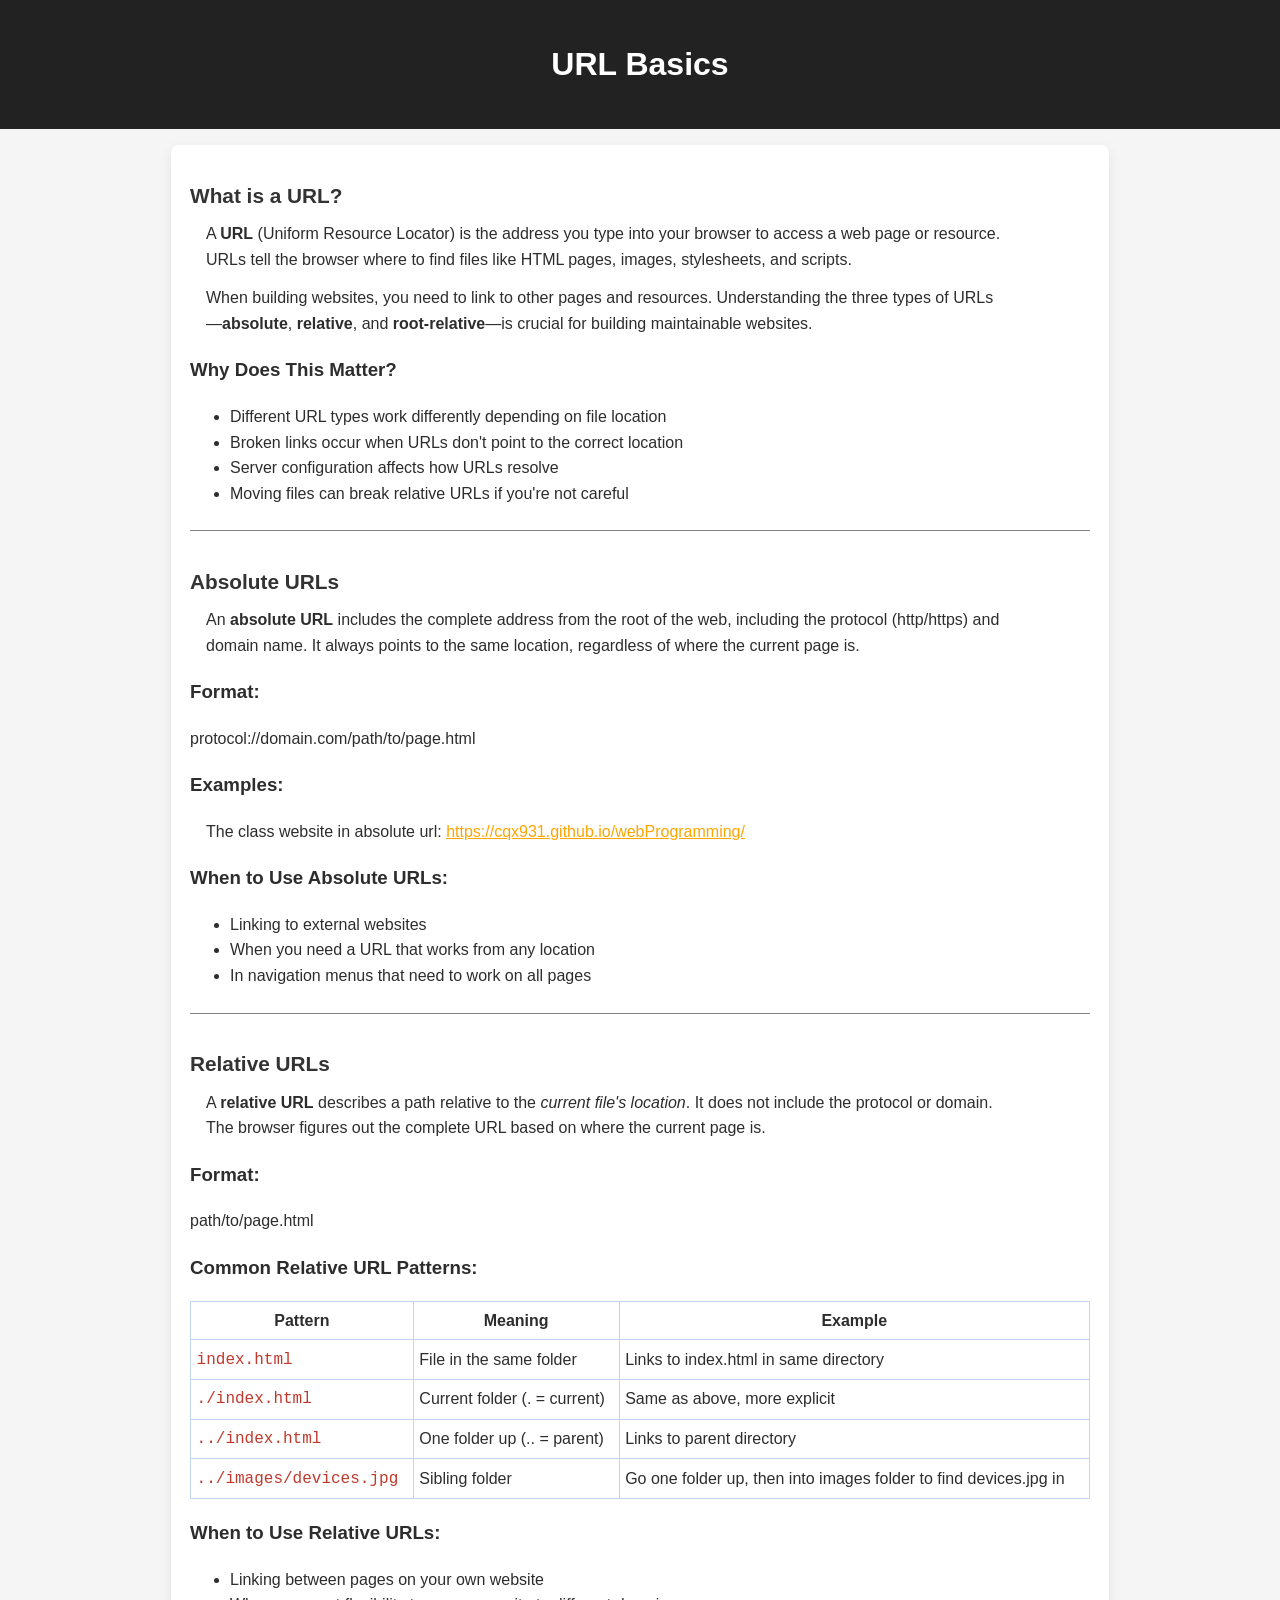
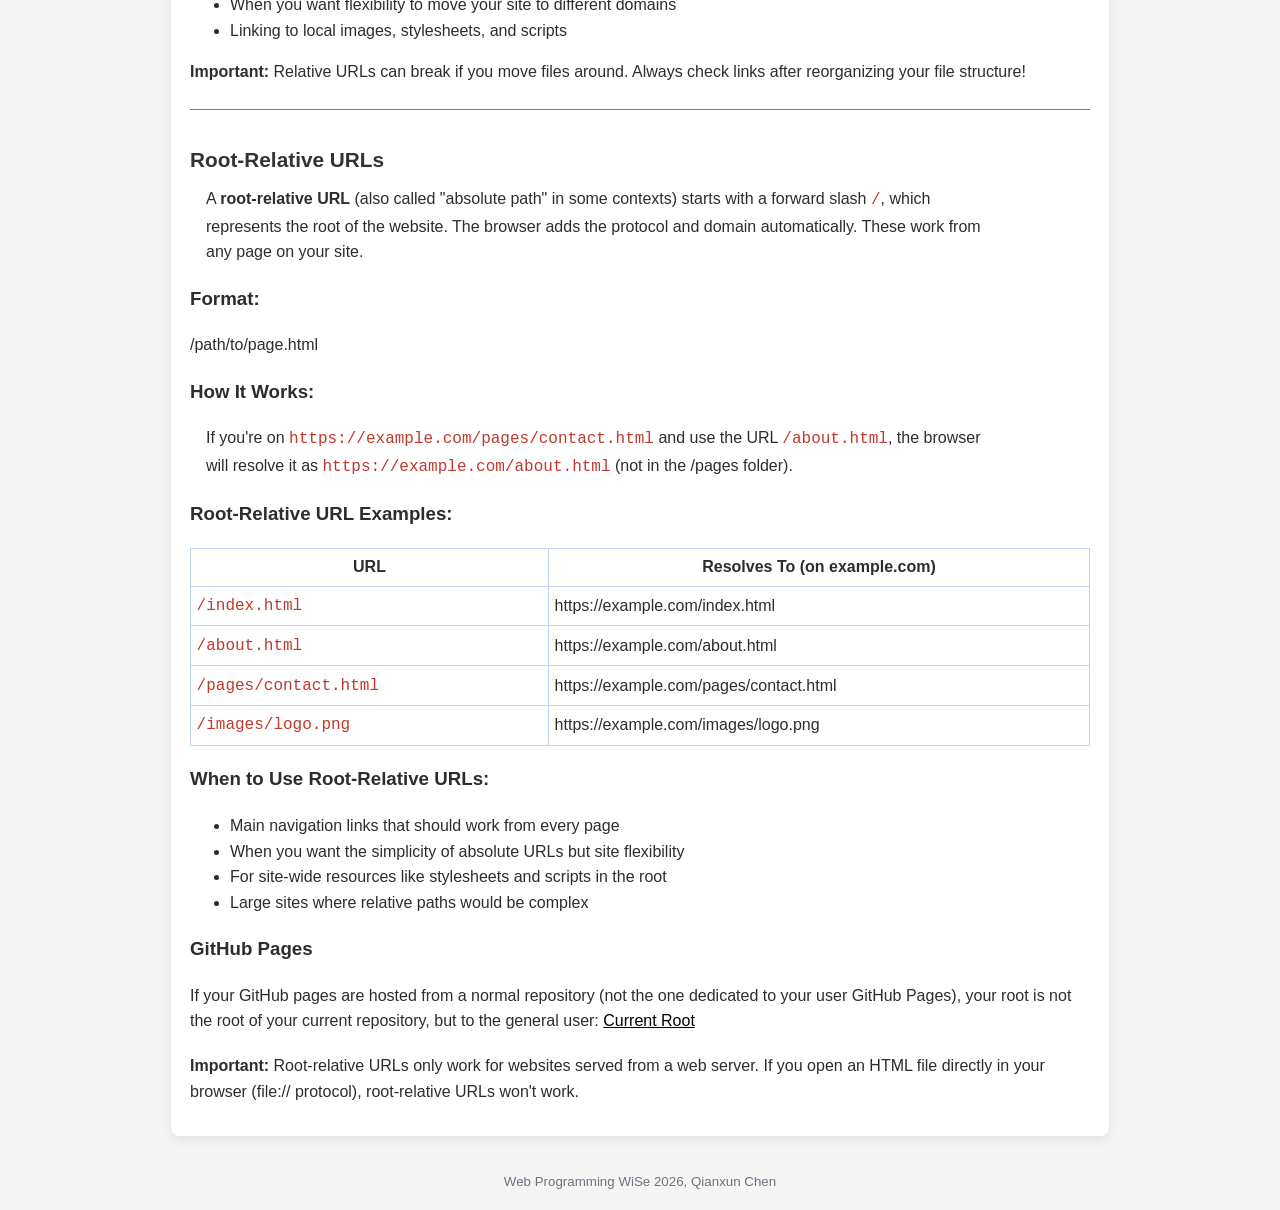
<file: url.html>
<!DOCTYPE html>
<html lang="en">
<head>
    <meta charset="UTF-8">
    <meta name="viewport" content="width=device-width, initial-scale=1.0">
    <title>URL Basics</title>
    <link rel="stylesheet" href="css/main.css">
    <style>
    a {
        color:black;
    }
    </style>
</head>

<body>
    <header>
        <h1>URL Basics</h1>
    </header>

    <main>
        <!-- Overview Section -->
        <section>
            <h2>What is a URL?</h2>
            <p>
                A <strong>URL</strong> (Uniform Resource Locator) is the address you type into your browser to access 
                a web page or resource. URLs tell the browser where to find files like HTML pages, images, stylesheets, 
                and scripts.
            </p>
            <p>
                When building websites, you need to link to other pages and resources. Understanding the three types of 
                URLs—<strong>absolute</strong>, <strong>relative</strong>, and <strong>root-relative</strong>—is crucial 
                for building maintainable websites.
            </p>

            <h3>Why Does This Matter?</h3>
            <ul>
                <li>Different URL types work differently depending on file location</li>
                <li>Broken links occur when URLs don't point to the correct location</li>
                <li>Server configuration affects how URLs resolve</li>
                <li>Moving files can break relative URLs if you're not careful</li>
            </ul>
        </section>

        <!-- Absolute URLs -->
        <section>
            <h2>Absolute URLs</h2>
            <p>
                An <strong>absolute URL</strong> includes the complete address from the root of the web, including the 
                protocol (http/https) and domain name. It always points to the same location, regardless of where the 
                current page is.
            </p>

            <h3>Format:</h3>
            <div class="code-block">protocol://domain.com/path/to/page.html</div>

            <h3>Examples:</h3>
            <p>
            The class website in absolute url: <a href="https://cqx931.github.io/webProgramming/">https://cqx931.github.io/webProgramming/</a></li>
            </p>

            <h3>When to Use Absolute URLs:</h3>
            <ul>
                <li>Linking to external websites</li>
                <li>When you need a URL that works from any location</li>
                <li>In navigation menus that need to work on all pages</li>
            </ul>
        </section>

        <!-- Relative URLs -->
        <section>
            <h2>Relative URLs</h2>
            <p>
                A <strong>relative URL</strong> describes a path relative to the <em>current file's location</em>. It does 
                not include the protocol or domain. The browser figures out the complete URL based on where the current page is.
            </p>

            <h3>Format:</h3>
            <div class="code-block">path/to/page.html</div>

            <h3>Common Relative URL Patterns:</h3>
            <table>
                <tr>
                    <th>Pattern</th>
                    <th>Meaning</th>
                    <th>Example</th>
                </tr>
                <tr>
                    <td><code>index.html</code></td>
                    <td>File in the same folder</td>
                    <td>Links to index.html in same directory</td>
                </tr>
                <tr>
                    <td><code>./index.html</code></td>
                    <td>Current folder (. = current)</td>
                    <td>Same as above, more explicit</td>
                </tr>
                <tr>
                    <td><code>../index.html</code></td>
                    <td>One folder up (.. = parent)</td>
                    <td>Links to parent directory</td>
                </tr>
                <tr>
                    <td><code>../images/devices.jpg</code></td>
                    <td>Sibling folder</td>
                    <td>Go one folder up, then into images folder to find devices.jpg in </td>
                </tr>
            </table>

            <h3>When to Use Relative URLs:</h3>
            <ul>
                <li>Linking between pages on your own website</li>
                <li>When you want flexibility to move your site to different domains</li>
                <li>Linking to local images, stylesheets, and scripts</li>
            </ul>

            <div class="warning">
                <strong>Important:</strong> Relative URLs can break if you move files around. Always check links after 
                reorganizing your file structure!
            </div>
        </section>

        <!-- Root-Relative URLs -->
        <section>
            <h2>Root-Relative URLs</h2>
            <p>
                A <strong>root-relative URL</strong> (also called "absolute path" in some contexts) starts with a forward 
                slash <code>/</code>, which represents the root of the website. The browser adds the protocol and domain 
                automatically. These work from any page on your site.
            </p>

            <h3>Format:</h3>
            <div class="code-block">/path/to/page.html</div>

            <h3>How It Works:</h3>
            <p>
                If you're on <code>https://example.com/pages/contact.html</code> and use the URL <code>/about.html</code>, 
                the browser will resolve it as <code>https://example.com/about.html</code> (not in the /pages folder).
            </p>

            <h3>Root-Relative URL Examples:</h3>
            <table>
                <tr>
                    <th>URL</th>
                    <th>Resolves To (on example.com)</th>
                </tr>
                <tr>
                    <td><code>/index.html</code></td>
                    <td>https://example.com/index.html</td>
                </tr>
                <tr>
                    <td><code>/about.html</code></td>
                    <td>https://example.com/about.html</td>
                </tr>
                <tr>
                    <td><code>/pages/contact.html</code></td>
                    <td>https://example.com/pages/contact.html</td>
                </tr>
                <tr>
                    <td><code>/images/logo.png</code></td>
                    <td>https://example.com/images/logo.png</td>
                </tr>
            </table>

            <h3>When to Use Root-Relative URLs:</h3>
            <ul>
                <li>Main navigation links that should work from every page</li>
                <li>When you want the simplicity of absolute URLs but site flexibility</li>
                <li>For site-wide resources like stylesheets and scripts in the root</li>
                <li>Large sites where relative paths would be complex</li>
            </ul>

            <h3>GitHub Pages</h3>
            <div class="example">
                If your GitHub pages are hosted from a normal repository (not the one dedicated to your user GitHub Pages), your root is not the root of your current repository, but to the general user:
                <a href="/">Current Root</a>

            </div>

            <div class="warning">
                <strong>Important:</strong> Root-relative URLs only work for websites served from a web server. 
                If you open an HTML file directly in your browser (file:// protocol), root-relative URLs won't work. 
                
            </div>
        </section>
    </main>

    <footer>
        <small>Web Programming WiSe 2026, Qianxun Chen</small>
    </footer>
</body>

</html>
</file>
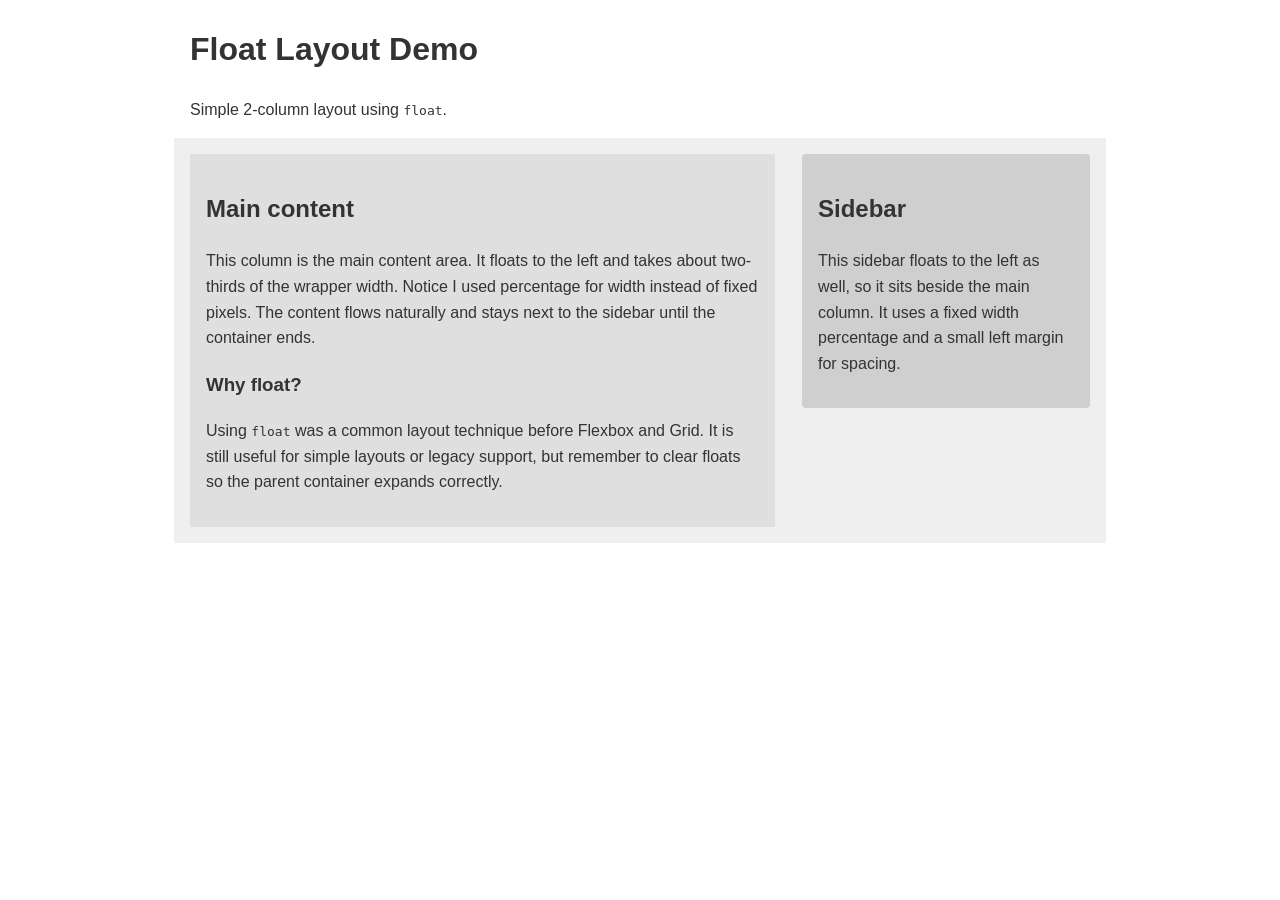
<file: session3/float_layout.html>
<!DOCTYPE html>
<html lang="en">
<head>
    <meta charset="UTF-8">
    <meta name="viewport" content="width=device-width, initial-scale=1.0">
    <meta name="description" content="Float-based 2-column layout demo for week 3">
    <title>Float Layout Demo</title>
    <style>
        body {
            font-family: 'Avenir', sans-serif;
            line-height: 1.6;
            margin: 0;
            padding: 0 1rem; 
            /* root em, default 16px*/
            background: white;
            color: #333;
        }
        h1 {
            font-family:  Optima, Candara, 'Noto Sans', sans-serif;
        }
        .page-header {
            max-width: 900px;
            margin: 1.5rem auto 0;
            padding: 0;
        }
        .panel {
            height:100%;
            max-width: 900px;
            margin: 1rem auto;
            padding: 1rem;
            background: #efefef;
            overflow: hidden; /* Clear floats */
        }
        .left-column {
            float: left;
            width: 65%;
            padding: 1rem;
            box-sizing: border-box;
            background: #dfdfdf;
        }
        .right-column {
            float: left;
            width: 32%;
            margin-left: 3%;
            padding: 1rem;
            box-sizing: border-box;
            
            border-radius: 4px;
            height:100%;
            background: #cfcfcf;
        }

    </style>
</head>
<body>
    <header class="page-header">
        <h1>Float Layout Demo</h1>
        <p>Simple 2-column layout using <code>float</code>.</p>
    </header>

    <main class="panel">

            <div class="left-column">
                <h2>Main content</h2>
                <p>This column is the main content area. It floats to the left and takes about two-thirds of the wrapper width. Notice I used percentage for width instead of fixed pixels.
                     The content flows naturally and stays next to the sidebar until the container ends.</p>
               
                    <h3>Why float?</h3>
                    <p>Using <code>float</code> was a common layout technique before Flexbox and Grid. It is still useful for simple layouts or legacy support, but remember to clear floats so the parent container expands correctly.</p>
                
            </div>
            <aside class="right-column">
                <h2>Sidebar</h2>
                <p>This sidebar floats to the left as well, so it sits beside the main column. It uses a fixed width percentage and a small left margin for spacing.</p>
            </aside>
    </main>
</body>
</html>
</file>
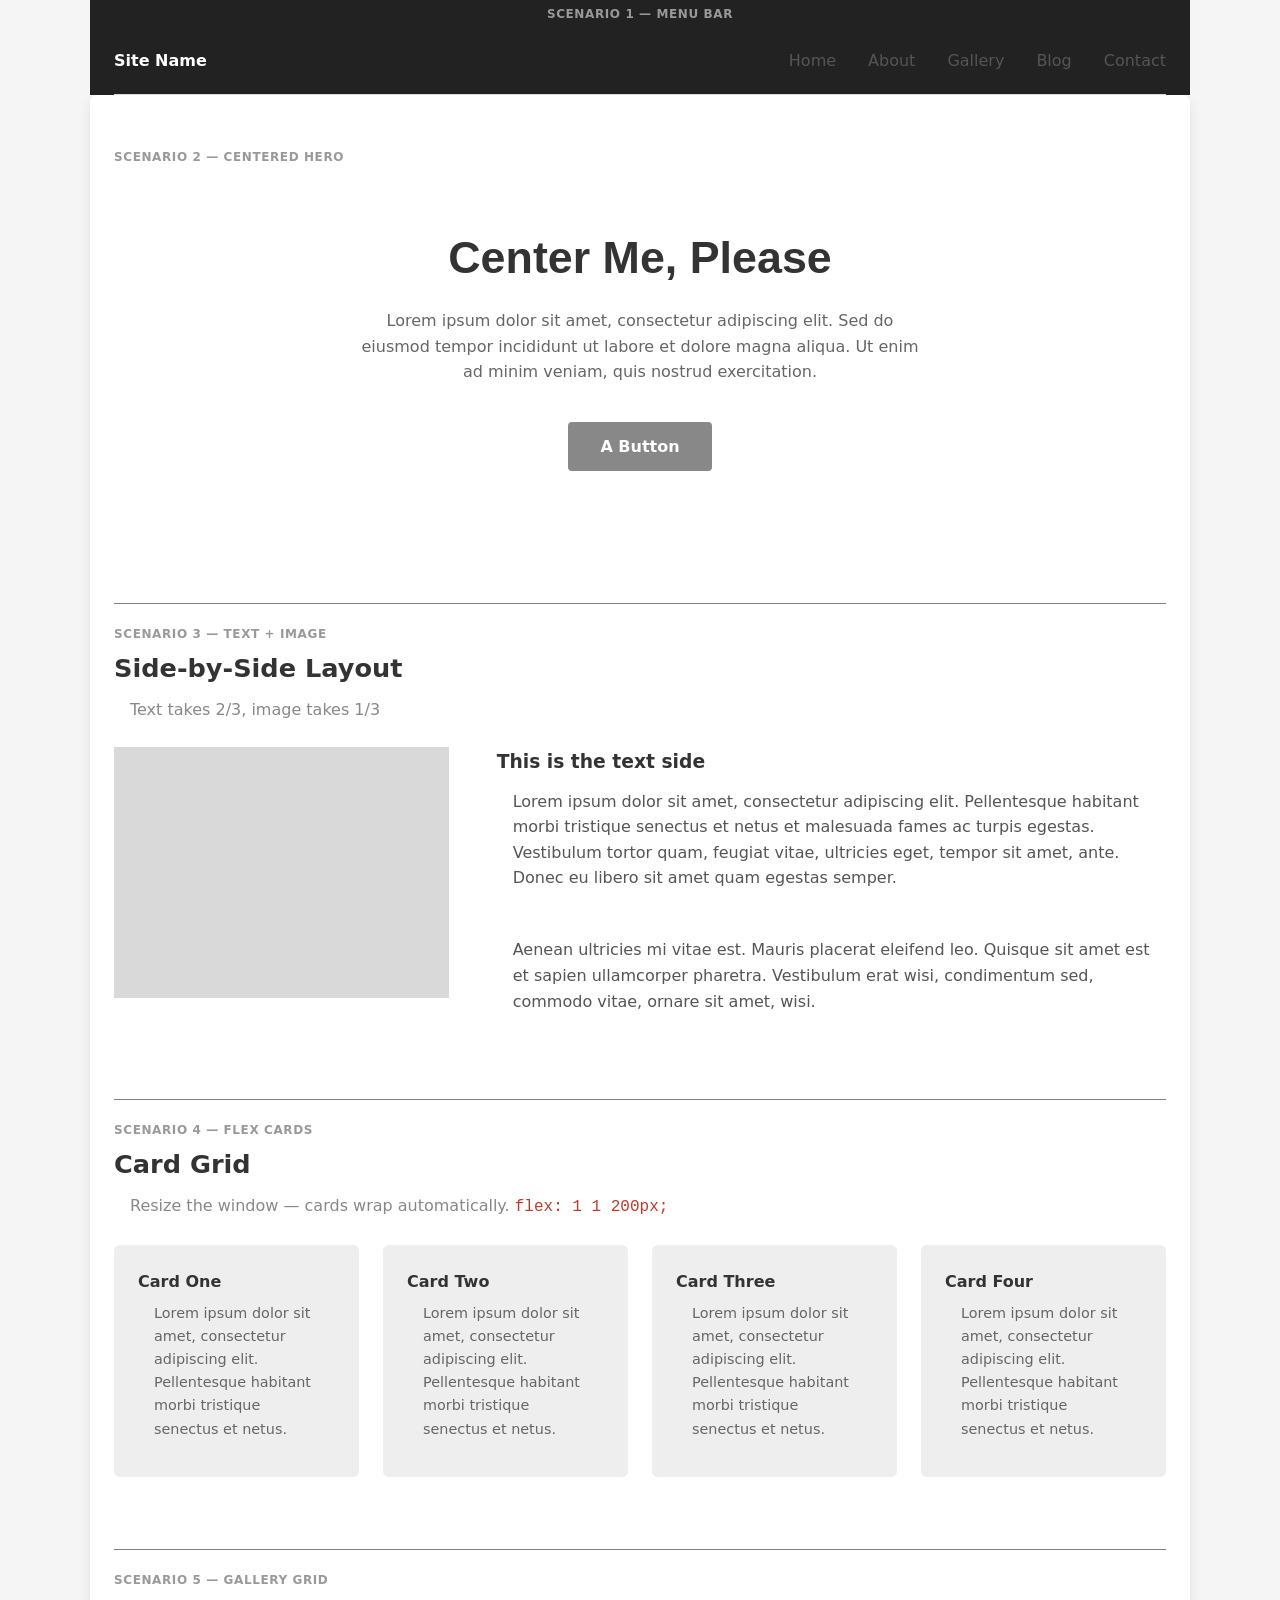
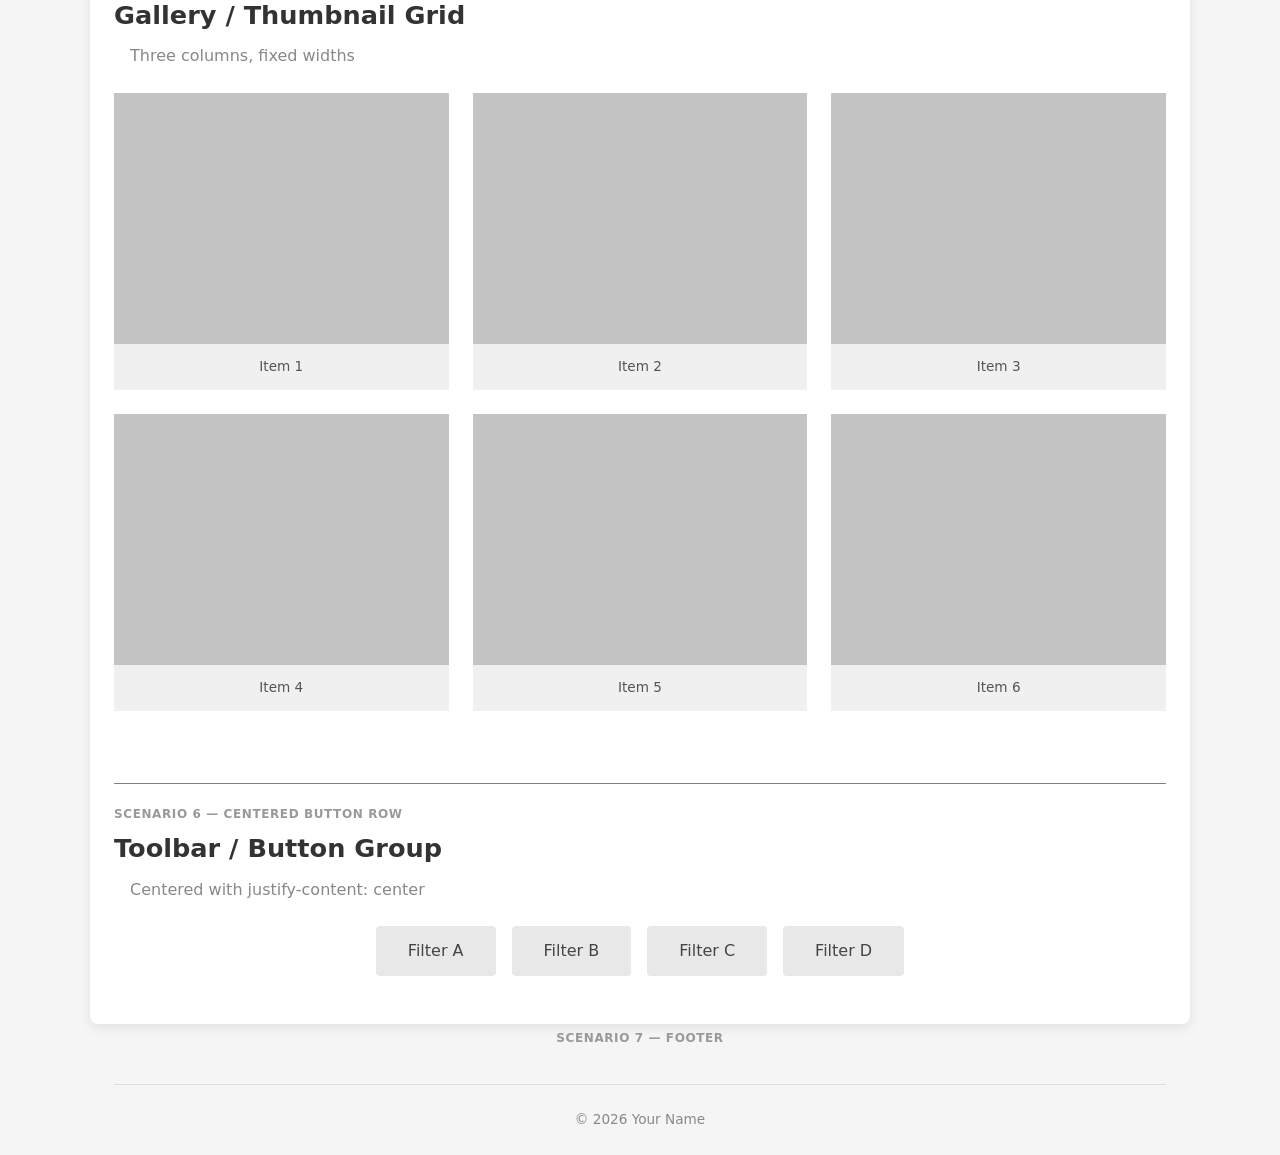
<file: session3/template_flexbox.html>
<!DOCTYPE html>
<html lang="en">
<head>
    <meta charset="UTF-8">
    <meta name="viewport" content="width=device-width, initial-scale=1.0">
    <meta name="description" content="Flexbox layout scenarios — a template showing different use cases">
    <title>Flexbox — Layout Scenarios</title>
    <link href="../css/main.css" rel="stylesheet" />
    <style>
        * {
            margin: 0;
            padding: 0;
            box-sizing: border-box;
        }

        body {
            font-family: system-ui, -apple-system, 'Segoe UI', Roboto, sans-serif;
            color: #333;
            line-height: 1.6;
        }

        .wrapper {
            max-width: 1100px;
            margin: 0 auto;
            padding: 0 1.5rem;
        }

        /* ============================================================
                   SCENARIO 1 — MENU / NAVIGATION BAR

                   flex-direction: row (default)
                   justify-content: space-between
                   align-items: center
                   nested flex container for the link list
        ============================================================ */
        .navbar {
            display: flex;
            justify-content: space-between;
            align-items: center;
            padding: 1.25rem 0;
            border-bottom: 1px solid #ddd;
        }

        .nav-links {
            display: flex;
            gap: 2rem;
            list-style: none;
        }

        .nav-links a {
            text-decoration: none;
            color: #555;
            font-weight: 500;
        }

        .nav-links a:hover {
            color: #000;
        }

        /* ============================================================
                   SCENARIO 2 — CENTERED HERO / SPLASH

                   place-items: center  (centers on both axes)
                   flex-direction: column  (stack heading, text, button)
         ============================================================ */
        .hero {
            display: flex;
            place-items: center;
            min-height: 40vh;
            text-align: center;
        }

        .hero-content {
            display: flex;
            flex-direction: column;
            align-items: center;
            gap: 1rem;
            width: 100%;
        }

        .hero-content h1 {
            font-size: 2.8rem;
            line-height: 1.2;
        }

        .hero-content p {
            max-width: 560px;
            color: #666;
        }

        .btn {
            display: inline-block;
            background: #888;
            color: #fff;
            padding: 0.75rem 2rem;
            border-radius: 4px;
            text-decoration: none;
            font-weight: 600;
            margin-top: 0.5rem;
        }

        /* ============================================================
                   SCENARIO 3 — TEXT + IMAGE (side-by-side)

                   flex: 1  on each column → equal width
                   The grey box stands in for an image.
         ============================================================ */
        .text-image-row {
            display: flex;
            gap: 3rem;
        }

        .text-image-row .col:first-child {
            flex: 1;
        }

        .text-image-row .col:last-child {
            flex: 2;
        }

        .img-placeholder {
            width: 100%;
            aspect-ratio: 4 / 3; /* maintains a 4:3 ratio */
            background: #d9d9d9;
        }

        .text-image-row h3 {
            margin-bottom: 0.75rem;
        }

        .text-image-row p {
            color: #555;
        }

        /* ============================================================
                   SCENARIO 4 — FLEX CARDS (responsive grid)
                   flex-wrap: wrap  +  flex: 1 1 200px
                   -> cards take 200px minimum, grow to fill, wrap as needed
        ============================================================ */
        .card-grid {
            display: flex;
            flex-wrap: wrap;
            gap: 1.5rem;
        }

        .card {
            flex: 1 1 200px;
            background: #eee;
            padding: 1.5rem;
            border-radius: 6px;
        }

        .card h4 {
            margin-bottom: 0.5rem;
        }

        .card p {
            font-size: 0.9rem;
            color: #666;
        }

        /* ============================================================
                   SCENARIO 5 — GALLERY (image grid)

                   flex-wrap: wrap  +  fixed percentage widths
                   flex: 0 0 calc(33.333% - 1rem)  → three columns
                   The calc subtracts the gap so three items fit per row.
         ============================================================ */
        .gallery {
            display: flex;
            flex-wrap: wrap;
            gap: 1.5rem;
        }

        .gallery-item {
            flex: 0 0 calc(33.333% - 1rem);
            background: #f0f0f0;
            overflow: hidden;
        }

        .gallery-thumb {
            width: 100%;
            aspect-ratio: 4 / 3;
            background: #c4c4c4;
        }

        .gallery-label {
            padding: 0.75rem;
            font-size: 0.85rem;
            text-align: center;
            color: #555;
        }

        /* ============================================================
                   SCENARIO 6 — CENTERED BUTTON ROW / TOOLBAR

                   justify-content: center
                   flex-wrap: wrap  (buttons fall to new row on small screens)
        ============================================================ */
        .toolbar {
            display: flex;
            justify-content: center;
            gap: 1rem;
            flex-wrap: wrap;
            list-style: none;
        }

        .toolbar a {
            display: block;
            padding: 0.75rem 2rem;
            background: #e8e8e8;
            border-radius: 4px;
            color: #444;
            text-decoration: none;
            font-weight: 500;
        }

        /* ============================================================
                   SCENARIO 7 — FOOTER 
        ============================================================ */
        .footer-content {
            display: flex;
            justify-content: center;
            align-items: center;
            flex-wrap: wrap;
            gap: 0.5rem;
            padding: 1.5rem 0;
            border-top: 1px solid #ddd;
            margin-top: 2rem;
            font-size: 0.85rem;
            color: #888;
        }

        /* ============================================================
                   SECTION STYLES  (just for spacing)
        ============================================================ */

        section {
            padding: 3rem 0;
        }

        section h2 {
            font-size: 1.6rem;
            margin-bottom: 0.25rem;
        }

        .scenario-label {
            display: inline-block;
            font-size: 0.75rem;
            font-weight: 700;
            text-transform: uppercase;
            letter-spacing: 0.05em;
            color: #999;
            margin-bottom: 0.25rem;
        }

        .section-sub {
            color: #888;
            margin-bottom: 1.5rem;
        }

        /* ============================================================
                   RESPONSIVE OVERRIDES
                   On narrow screens, collapse multi-column layouts
                   and shrink font sizes.
       ============================================================ */

        @media (max-width: 640px) {
            .text-image-row {
                flex-direction: column;
            }

            .gallery-item {
                /* full width on mobile */
                flex: 0 0 100%; 
                
            }

            .hero-content h1 {
                font-size: 2rem;
            }

            .navbar {
                flex-direction: column;
                gap: 0.75rem;
            }
        }
    </style>
</head>
<body>

    <!-- ================================================================
           SCENARIO 1: MENU / NAVIGATION BAR
           A horizontal menu with the brand on the left and links on the
           right. A classic flexbox row with space-between.

           Properties used:
           - display: flex
           - justify-content: space-between
           - align-items: center
           - gap
   ================================================================ -->
    <header class="wrapper">
        <span class="scenario-label">Scenario 1 — Menu Bar</span>
        <nav class="navbar">
            <strong class="brand">Site Name</strong>
            <ul class="nav-links">
                <li><a href="#">Home</a></li>
                <li><a href="#">About</a></li>
                <li><a href="#">Gallery</a></li>
                <li><a href="#">Blog</a></li>
                <li><a href="#">Contact</a></li>
            </ul>
        </nav>
    </header>

    <main class="wrapper">

        <!-- ============================================================
               SCENARIO 2: CENTERED HERO
               A full-width splash section where everything is centered
               both horizontally and vertically. Common for landing pages.

               Properties used:
               - display: flex
               - place-items: center
               - flex-direction: column  (on the inner wrapper)
       ============================================================ -->
        <section>
            <span class="scenario-label">Scenario 2 — Centered Hero</span>
            <div class="hero">
                <div class="hero-content">
                    <h1>Center Me, Please</h1>
                    <p>Lorem ipsum dolor sit amet, consectetur adipiscing elit. Sed do eiusmod tempor incididunt ut labore et dolore magna aliqua. Ut enim ad minim veniam, quis nostrud exercitation.</p>
                    <a href="#" class="btn">A Button</a>
                </div>
            </div>
        </section>

        <!-- ============================================================
               SCENARIO 3: TEXT + IMAGE (side-by-side)
               The text column takes 2/3 of the width and the image
               placeholder takes 1/3. Switch to single column on mobile.

               Properties used:
               - display: flex
               - flex: 1 and flex: 2
               - gap
        ============================================================ -->
        <section>
            <span class="scenario-label">Scenario 3 — Text + Image</span>
            <h2>Side-by-Side Layout</h2>
            <p class="section-sub">Text takes 2/3, image takes 1/3</p>

            <div class="text-image-row">
                <div class="col">
                    <div class="img-placeholder"></div>
                </div>
                <div class="col">
                    <h3>This is the text side</h3>
                    <p>Lorem ipsum dolor sit amet, consectetur adipiscing elit. Pellentesque habitant morbi tristique senectus et netus et malesuada fames ac turpis egestas. Vestibulum tortor quam, feugiat vitae, ultricies eget, tempor sit amet, ante. Donec eu libero sit amet quam egestas semper.</p>
                    <br>
                    <p>Aenean ultricies mi vitae est. Mauris placerat eleifend leo. Quisque sit amet est et sapien ullamcorper pharetra. Vestibulum erat wisi, condimentum sed, commodo vitae, ornare sit amet, wisi.</p>
                </div>
            </div>
        </section>

        <!-- ============================================================
               SCENARIO 4: FLEX CARDS (responsive grid)
               Cards that automatically wrap to the next row when the
               screen shrinks. No media queries needed — flexbox handles
               it with flex-wrap + flex-basis.

               Properties used:
               - display: flex
               - flex-wrap: wrap
               - flex: 1 1 200px
        ============================================================ -->
        <section>
            <span class="scenario-label">Scenario 4 — Flex Cards</span>
            <h2>Card Grid</h2>
            <p class="section-sub">Resize the window — cards wrap automatically. <code>flex: 1 1 200px;</code></p>

            <div class="card-grid">
                <div class="card">
                    <h4>Card One</h4>
                    <p>Lorem ipsum dolor sit amet, consectetur adipiscing elit. Pellentesque habitant morbi tristique senectus et netus.</p>
                </div>
                <div class="card">
                    <h4>Card Two</h4>
                    <p>Lorem ipsum dolor sit amet, consectetur adipiscing elit. Pellentesque habitant morbi tristique senectus et netus.</p>
                </div>
                <div class="card">
                    <h4>Card Three</h4>
                    <p>Lorem ipsum dolor sit amet, consectetur adipiscing elit. Pellentesque habitant morbi tristique senectus et netus.</p>
                </div>
                <div class="card">
                    <h4>Card Four</h4>
                    <p>Lorem ipsum dolor sit amet, consectetur adipiscing elit. Pellentesque habitant morbi tristique senectus et netus.</p>
                </div>
            </div>
        </section>

        <!-- ============================================================
               SCENARIO 5: GALLERY (image grid)
               A fixed three-column grid using percentage widths. Unlike
               the card grid above, each item has a precise width (33%).
               Great for photo galleries or product grids.

               Properties used:
               - display: flex
               - flex-wrap: wrap
               - flex: 0 0 calc(33.333% - 1rem)
        ============================================================ -->
        <section>
            <span class="scenario-label">Scenario 5 — Gallery Grid</span>
            <h2>Gallery / Thumbnail Grid</h2>
            <p class="section-sub">Three columns, fixed widths</p>

            <div class="gallery">
                <div class="gallery-item">
                    <div class="gallery-thumb"></div>
                    <div class="gallery-label">Item 1</div>
                </div>
                <div class="gallery-item">
                    <div class="gallery-thumb"></div>
                    <div class="gallery-label">Item 2</div>
                </div>
                <div class="gallery-item">
                    <div class="gallery-thumb"></div>
                    <div class="gallery-label">Item 3</div>
                </div>
                <div class="gallery-item">
                    <div class="gallery-thumb"></div>
                    <div class="gallery-label">Item 4</div>
                </div>
                <div class="gallery-item">
                    <div class="gallery-thumb"></div>
                    <div class="gallery-label">Item 5</div>
                </div>
                <div class="gallery-item">
                    <div class="gallery-thumb"></div>
                    <div class="gallery-label">Item 6</div>
                </div>
            </div>
        </section>

        <!-- ============================================================
               SCENARIO 6: CENTERED BUTTON ROW
               A row of buttons / links, centered. Useful for pagination,
               tag filters, social links, etc.

               Properties used:
               - display: flex
               - justify-content: center
               - flex-wrap: wrap
        ============================================================ -->
        <section>
            <span class="scenario-label">Scenario 6 — Centered Button Row</span>
            <h2>Toolbar / Button Group</h2>
            <p class="section-sub">Centered with justify-content: center</p>

            <ul class="toolbar">
                <li><a href="#">Filter A</a></li>
                <li><a href="#">Filter B</a></li>
                <li><a href="#">Filter C</a></li>
                <li><a href="#">Filter D</a></li>
            </ul>
        </section>


    </main>

    <!-- ================================================================
           SCENARIO 7: FOOTER
           A footer with copyright
    ================================================================ -->
    <footer class="wrapper">
        <span class="scenario-label">Scenario 7 — Footer</span>
        <div class="footer-content">
            <span>&copy; 2026 Your Name</span>
        </div>
    </footer>

</body>
</html>
</file>
<file: css/main.css>
body {
    font-family: 'Avenir', sans-serif;
    font-size:16px;
    line-height: 1.6;
    margin: 0;
    padding: 0;
    color: #2d2d2d;
    background: #f5f5f5;
}

header {
    background: #222;
    color: white;
    padding: 1.1rem 1.2rem;
    text-align: center;
}

main {
    max-width: 900px;
    margin: 1rem auto;
    padding: 1rem 1.2rem 2rem;
    background: white;
    border-radius: 8px;
    box-shadow: 0 4px 12px rgba(0,0,0,.08);
}
section + section {
    margin-top: 1.5rem;
    padding-top: 1rem;
    border-top: 1px solid grey;
}

h1 {
    font-family: Optima, Candara, 'Noto Sans', sans-serif;
}

h2 {
    color: #333;
    font-size: 1.3rem;
    margin-bottom: 0.6rem;
}
p {
    margin: 0.5rem 1rem 0.8rem;
    max-width: 800px;
}

a {
    text-decoration: underline;
    color:inherit; 
}
a:hover{
   text-decoration: none;
   cursor: pointer;
}
p a {
    color: orange !important;
}

pre {
    background: #eef3fc;
    padding: 0.9rem;
    border: 1px solid #d4e1f5;
    border-radius: 5px;
    overflow-x: auto;
}
code {
    font-family: source-code-pro, Menlo, Monaco, Consolas, 'Courier New', monospace;
    color: #c0392b;
}

table {
    width: 100%;
    border-collapse: collapse;
    margin: 1rem 0;
}

table td, table th {
    border: 1px solid #c2d4f1;
    padding: 0.35rem;
}

form label {
    display: block;
    margin: 0.5rem 0 0.2rem;
}

summary {
    cursor: pointer;
}
footer {
    text-align: center;
    margin: 2rem auto 1rem;
    color: #6a7480;
}

.example {
    margin: 0.4rem 0 1.2rem;
}
.rendered {
    background: #fefefe;
    border: 1px dashed #b6c8eb;
    padding: 0.75rem;
    border-radius: 4px;
    margin:1em 0em;
}
.exercise {
    background-color:#c0392b;
    padding:1em;
    color:#eee;
    margin: 1em 0em;
    border-radius: 4px;
}
.hide {
    visibility:hidden;
}

.backnav {
    text-align: right;
    margin-top: 30px;
    color:#444;
}

/* ========== Sidebar navigation ========== */
html {
    scroll-behavior: smooth;
}

.layout {
    display: flex;
    align-items: flex-start;
    gap: 1rem;
    max-width: 1150px;
    margin: 1rem auto;
    padding: 0 1rem;
}

.sidebar {
    position: sticky;
    top: 1rem;
    flex: 0 0 190px;
    max-height: calc(100vh - 2rem);
    overflow-y: auto;
    background: white;
    border-radius: 8px;
    box-shadow: 0 4px 12px rgba(0, 0, 0, .08);
    padding: 0.8rem 0.9rem;
    font-size: 0.9rem;
}

.sidebar h3 {
    margin: 0.8rem 0 0.2rem;
    font-size: 0.75rem;
    text-transform: uppercase;
    letter-spacing: 0.05em;
    color: #555;
}

.sidebar h3:first-child {
    margin-top: 0;
}

.sidebar ul {
    margin: 0;
    padding: 0;
    list-style: none;
}

.sidebar li {
    margin: 0.15rem 0;
}

.sidebar a {
    display: block;
    padding: 0.15rem 0.4rem;
    border-radius: 4px;
    text-decoration: none;
    color: #444;
}

.sidebar a:hover {
    background: #ddd;
    text-decoration: none;
}

/* content sits next to the sidebar */
.layout main {
    flex: 1;
    min-width: 0;
    max-width: none;
    margin: 0;
}

/* Clearfix technique */
.clearfix::after {
    content: "";
    display: table;
    clear: both;
}

/* define mondrian colors */
:root {
    --mondrian-red: #dd0100;
    --mondrian-yellow: #fac901;
    --mondrian-blue: #225095;
}

@media (max-width: 860px) {
    .layout {
        flex-direction: column;
        padding: 0 0.5rem;
    }

    .sidebar {
        position: static;
        width: 100%;
        max-height: none;
    }
}
</file>
